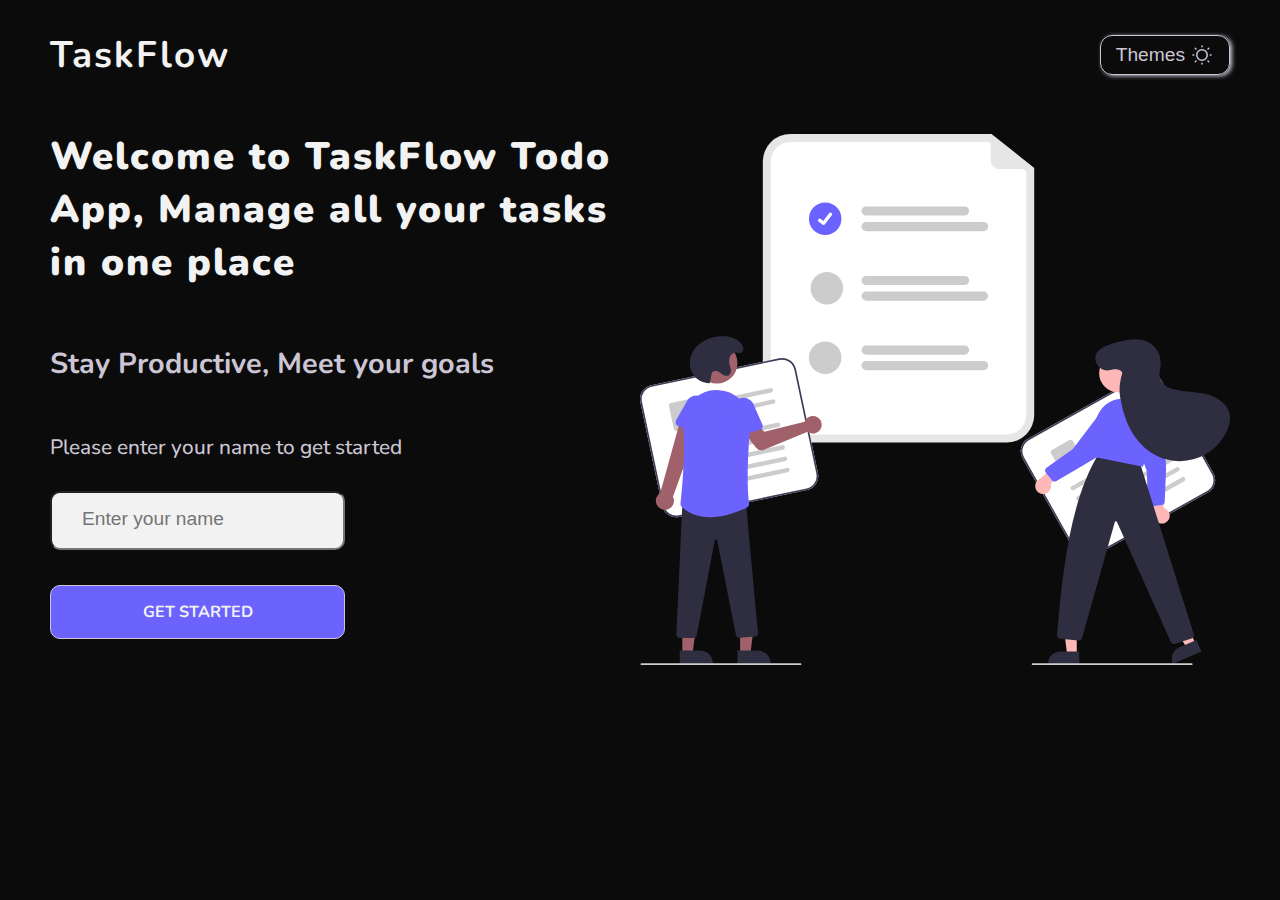
<file: index.html>
<!DOCTYPE html>
<html lang="en">
  <head>
    <meta charset="UTF-8" />
    <meta name="viewport" content="width=device-width, initial-scale=1.0" />
    <title>TaskFlow Todo APP</title>
    <link rel="stylesheet" href="style.css" />
  </head>
  <body>
    <header>
      <a href="./index.html" class="logo">TaskFlow</a>
      <button class="theme-btn" id="theme-btn">
        Themes<svg
          xmlns="http://www.w3.org/2000/svg"
          width="24"
          height="24"
          viewBox="0 0 256 256"
        >
          <path
            d="M120,40V32a8,8,0,0,1,16,0v8a8,8,0,0,1-16,0Zm72,88a64,64,0,1,1-64-64A64.07,64.07,0,0,1,192,128Zm-16,0a48,48,0,1,0-48,48A48.05,48.05,0,0,0,176,128ZM58.34,69.66A8,8,0,0,0,69.66,58.34l-8-8A8,8,0,0,0,50.34,61.66Zm0,116.68-8,8a8,8,0,0,0,11.32,11.32l8-8a8,8,0,0,0-11.32-11.32ZM192,72a8,8,0,0,0,5.66-2.34l8-8a8,8,0,0,0-11.32-11.32l-8,8A8,8,0,0,0,192,72Zm5.66,114.34a8,8,0,0,0-11.32,11.32l8,8a8,8,0,0,0,11.32-11.32ZM40,120H32a8,8,0,0,0,0,16h8a8,8,0,0,0,0-16Zm88,88a8,8,0,0,0-8,8v8a8,8,0,0,0,16,0v-8A8,8,0,0,0,128,208Zm96-88h-8a8,8,0,0,0,0,16h8a8,8,0,0,0,0-16Z"
          ></path>
        </svg>
      </button>
      <ul class="theme-list" id="theme-list">
        <li id="light">Light</li>
        <li id="dark">Dark</li>
      </ul>
    </header>
    <main class="landing-page-content-wrapper">
      <section class="intro-wrapper">
        <h1>Welcome to TaskFlow Todo App, Manage all your tasks in one place</h1>
        <p class="tagline">Stay Productive, Meet your goals</p>

        <div>
          <p>Please enter your name to get started</p>
          <input
            type="text"
            name="username"
            id="nameInput"
            placeholder="Enter your name"
          />
          <button class="get-started-btn" onclick="getUserName()">Get Started</button>
        </div>
      </section>
      <img src="./assets/illustration-2.svg" alt="">
    </main>

    <script src="script.js"></script>
  </body>
</html>
</file>
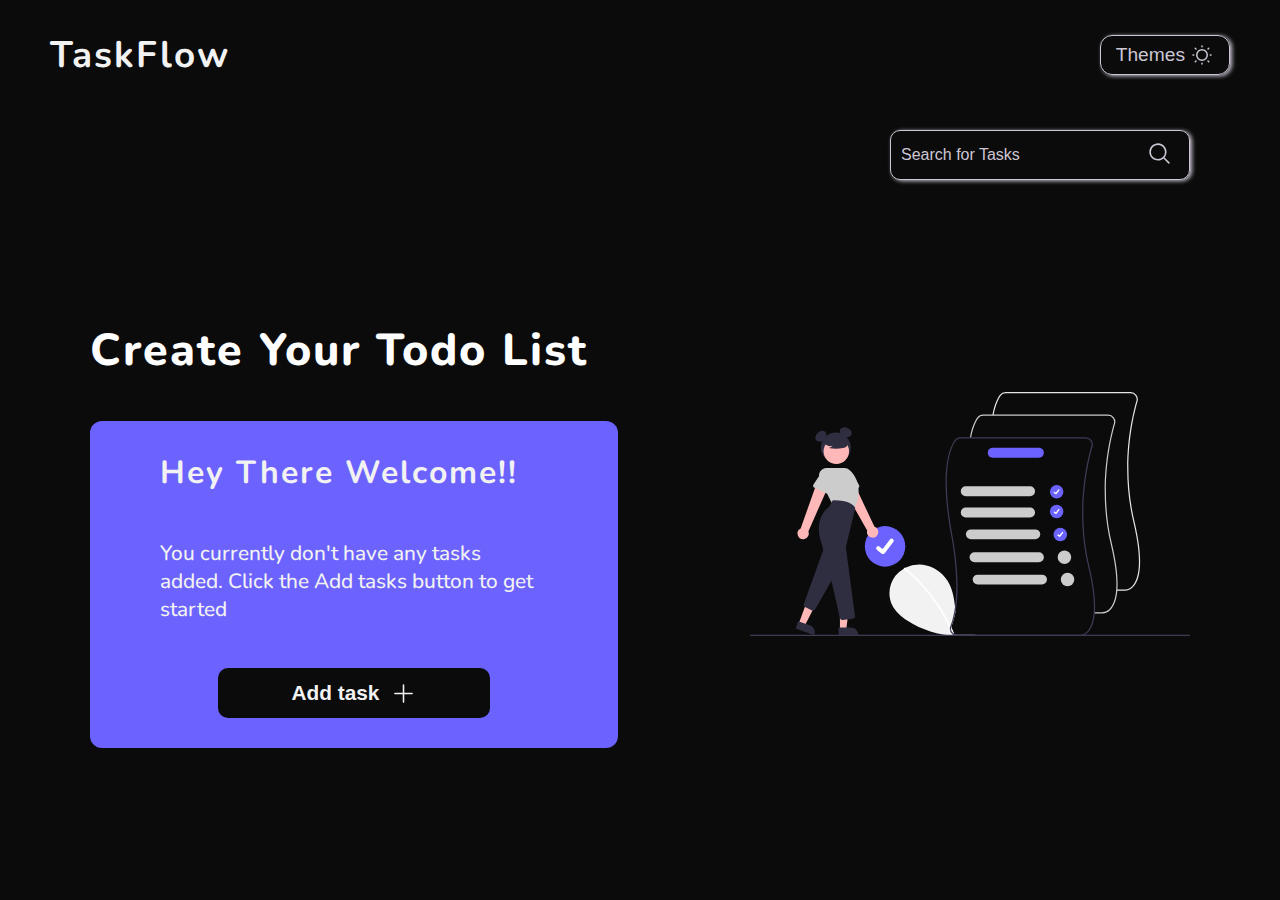
<file: task.html>
<!DOCTYPE html>
<html lang="en">
  <head>
    <meta charset="UTF-8" />
    <meta name="viewport" content="width=device-width, initial-scale=1.0" />
    <title>TaskFlow Todo APP</title>
    <link rel="stylesheet" href="style.css" />
  </head>
  <body>
    <header>
      <a href="./index.html" class="logo">TaskFlow</a>

      <button class="theme-btn" id="theme-btn">
        Themes<svg
          xmlns="http://www.w3.org/2000/svg"
          width="24"
          height="24"
          viewBox="0 0 256 256"
        >
          <path
            d="M120,40V32a8,8,0,0,1,16,0v8a8,8,0,0,1-16,0Zm72,88a64,64,0,1,1-64-64A64.07,64.07,0,0,1,192,128Zm-16,0a48,48,0,1,0-48,48A48.05,48.05,0,0,0,176,128ZM58.34,69.66A8,8,0,0,0,69.66,58.34l-8-8A8,8,0,0,0,50.34,61.66Zm0,116.68-8,8a8,8,0,0,0,11.32,11.32l8-8a8,8,0,0,0-11.32-11.32ZM192,72a8,8,0,0,0,5.66-2.34l8-8a8,8,0,0,0-11.32-11.32l-8,8A8,8,0,0,0,192,72Zm5.66,114.34a8,8,0,0,0-11.32,11.32l8,8a8,8,0,0,0,11.32-11.32ZM40,120H32a8,8,0,0,0,0,16h8a8,8,0,0,0,0-16Zm88,88a8,8,0,0,0-8,8v8a8,8,0,0,0,16,0v-8A8,8,0,0,0,128,208Zm96-88h-8a8,8,0,0,0,0,16h8a8,8,0,0,0,0-16Z"
          ></path>
        </svg>
      </button>
      <ul class="theme-list" id="theme-list">
        <li id="light">Light</li>
        <li id="dark">Dark</li>
      </ul>
    </header>

    <!-- main content -->
    <main class="task-wrapper" id="task-wrapper">
      <section class="search-wrapper">
        <p id="greeting"></p>
        <div class="search-field">
          <input type="search" placeholder="Search for Tasks"  id="search-input"/>
          <button>
            <svg
              xmlns="http://www.w3.org/2000/svg"
              width="25"
              height="25"
              viewBox="0 0 256 256"
            >
              <path
                d="M229.66,218.34l-50.07-50.06a88.11,88.11,0,1,0-11.31,11.31l50.06,50.07a8,8,0,0,0,11.32-11.32ZM40,112a72,72,0,1,1,72,72A72.08,72.08,0,0,1,40,112Z"
              ></path>
            </svg>
          </button>
        </div>
      </section>

      <!-- Empty State starts here -->
      <section class="empty-container">
        <div class="empty-task-wrapper" id="empty-task-wrapper">
          <h1>Create your Todo List</h1>

          <div class="intro-group" id="intro-group">
            <h3>Hey there welcome!!</h3>
            <p>
              You currently don't have any tasks added. Click the Add tasks
              button to get started
            </p>
            <button class="add-task-btn" onclick="setAddTaskModal()">
              Add task
              <svg
                xmlns="http://www.w3.org/2000/svg"
                width="25"
                height="25"
                viewBox="0 0 256 256"
              >
                <path
                  d="M224,128a8,8,0,0,1-8,8H136v80a8,8,0,0,1-16,0V136H40a8,8,0,0,1,0-16h80V40a8,8,0,0,1,16,0v80h80A8,8,0,0,1,224,128Z"
                ></path>
              </svg>
            </button>
          </div>
        </div>
        <!-- Empty state ends here -->

        
         <!-- Task Added state -->
      <section class="task-added-wrapper" id="task-container">
        <h3>Tasks</h3>
        <div class="header">
          <h5>Check Completed tasks</h5>
          <div class="filter-menu">
            <button class="filter-btn" id="filter-btn">
              Filter
              <svg
                xmlns="http://www.w3.org/2000/svg"
                width="25"
                height="25"
                fill="#000000"
                viewBox="0 0 256 256"
              >
                <path
                  d="M213.66,101.66l-80,80a8,8,0,0,1-11.32,0l-80-80A8,8,0,0,1,53.66,90.34L128,164.69l74.34-74.35a8,8,0,0,1,11.32,11.32Z"
                ></path>
              </svg>
            </button>
            <div class="filter-dropdown" id="filter-dropdown">
              <ul>
                <li class="all-filter priority-item" value="All" data-priority="All">All</li>
                <li
                  class="high-priority priority-item"
                  value="High Priority"
                  data-priority="High Priority"
                >
                  <svg
                    xmlns="http://www.w3.org/2000/svg"
                    width="30"
                    height="30"
                    fill="#000000"
                    viewBox="0 0 256 256"
                  >
                    <path
                      d="M42.76,50A8,8,0,0,0,40,56V224a8,8,0,0,0,16,0V179.77c26.79-21.16,49.87-9.75,76.45,3.41,16.4,8.11,34.06,16.85,53,16.85,13.93,0,28.54-4.75,43.82-18a8,8,0,0,0,2.76-6V56A8,8,0,0,0,218.76,50c-28,24.23-51.72,12.49-79.21-1.12C111.07,34.76,78.78,18.79,42.76,50ZM216,172.25c-26.79,21.16-49.87,9.74-76.45-3.41-25-12.35-52.81-26.13-83.55-8.4V59.79c26.79-21.16,49.87-9.75,76.45,3.4,25,12.35,52.82,26.13,83.55,8.4Z"
                    ></path>
                  </svg>
                  High Priority
                </li>
                <li
                  class="medium-priority priority-item"
                  value="Medium Priority"
                  data-priority="Medium Priority"
                >
                  <svg
                    xmlns="http://www.w3.org/2000/svg"
                    width="30"
                    height="30"
                    fill="#000000"
                    viewBox="0 0 256 256"
                  >
                    <path
                      d="M42.76,50A8,8,0,0,0,40,56V224a8,8,0,0,0,16,0V179.77c26.79-21.16,49.87-9.75,76.45,3.41,16.4,8.11,34.06,16.85,53,16.85,13.93,0,28.54-4.75,43.82-18a8,8,0,0,0,2.76-6V56A8,8,0,0,0,218.76,50c-28,24.23-51.72,12.49-79.21-1.12C111.07,34.76,78.78,18.79,42.76,50ZM216,172.25c-26.79,21.16-49.87,9.74-76.45-3.41-25-12.35-52.81-26.13-83.55-8.4V59.79c26.79-21.16,49.87-9.75,76.45,3.4,25,12.35,52.82,26.13,83.55,8.4Z"
                    ></path>
                  </svg>
                  Medium Priority
                </li>
                <li
                  class="low-priority priority-item"
                  value="Low Priority"
                  data-priority="Low Priority"
                >
                  <svg
                    xmlns="http://www.w3.org/2000/svg"
                    width="30"
                    height="30"
                    fill="#000000"
                    viewBox="0 0 256 256"
                  >
                    <path
                      d="M42.76,50A8,8,0,0,0,40,56V224a8,8,0,0,0,16,0V179.77c26.79-21.16,49.87-9.75,76.45,3.41,16.4,8.11,34.06,16.85,53,16.85,13.93,0,28.54-4.75,43.82-18a8,8,0,0,0,2.76-6V56A8,8,0,0,0,218.76,50c-28,24.23-51.72,12.49-79.21-1.12C111.07,34.76,78.78,18.79,42.76,50ZM216,172.25c-26.79,21.16-49.87,9.74-76.45-3.41-25-12.35-52.81-26.13-83.55-8.4V59.79c26.79-21.16,49.87-9.75,76.45,3.4,25,12.35,52.82,26.13,83.55,8.4Z"
                    ></path>
                  </svg>
                  Low Priority
                </li>
              </ul>
              <button class="apply-filter-btn" onchange="applyPriorityFilter() ">Apply Filter</button>
            </div>
          </div>
        </div>
        <ul class="task-list" id="task-list">

        </ul>
        <div class="wrapper">
            <button class="add-task-btn two"  id="add-new-task-btn">Add new task</button>
        </div>
      </section>
      <!-- Task added state ends her -->

        <img src="./assets/illustration-1.svg" alt="" />
      </section>



      <!-- Create Task container starts here -->
      <div class="modal-wrapper" id="modal-wrapper">
        <section class="create-task-wrapper" id="create-task-wrapper">
            <button onclick="closeTaskModal()" class="close-btn"><svg xmlns="http://www.w3.org/2000/svg" width="30" height="30" fill="#6C63FF" viewBox="0 0 256 256"><path d="M205.66,194.34a8,8,0,0,1-11.32,11.32L128,139.31,61.66,205.66a8,8,0,0,1-11.32-11.32L116.69,128,50.34,61.66A8,8,0,0,1,61.66,50.34L128,116.69l66.34-66.35a8,8,0,0,1,11.32,11.32L139.31,128Z"></path></svg></button>
          <h5>Add to Todo</h5>
          <input type="text" placeholder="Enter task here" id="task-input" />
          <p>Choose how important and urgent a task is</p>
          <div class="priority-wrapper">
            <input
              type="text"
              id="priority-input"
              readonly
              placeholder="Select Priority"
            />
            <button id="toggle-list-btn">
              <svg
                xmlns="http://www.w3.org/2000/svg"
                width="25"
                height="25"
                fill="#000000"
                viewBox="0 0 256 256"
              >
                <path
                  d="M213.66,101.66l-80,80a8,8,0,0,1-11.32,0l-80-80A8,8,0,0,1,53.66,90.34L128,164.69l74.34-74.35a8,8,0,0,1,11.32,11.32Z"
                ></path>
              </svg>
            </button>
          </div>
          <ul id="priority-list">
            <li
              class="high-priority priority-item"
              data-priority="High Priority"
            >
              <svg
                xmlns="http://www.w3.org/2000/svg"
                width="30"
                height="30"
                fill="#000000"
                viewBox="0 0 256 256"
              >
                <path
                  d="M42.76,50A8,8,0,0,0,40,56V224a8,8,0,0,0,16,0V179.77c26.79-21.16,49.87-9.75,76.45,3.41,16.4,8.11,34.06,16.85,53,16.85,13.93,0,28.54-4.75,43.82-18a8,8,0,0,0,2.76-6V56A8,8,0,0,0,218.76,50c-28,24.23-51.72,12.49-79.21-1.12C111.07,34.76,78.78,18.79,42.76,50ZM216,172.25c-26.79,21.16-49.87,9.74-76.45-3.41-25-12.35-52.81-26.13-83.55-8.4V59.79c26.79-21.16,49.87-9.75,76.45,3.4,25,12.35,52.82,26.13,83.55,8.4Z"
                ></path>
              </svg>
              High Priority
            </li>
            <li
              class="medium-priority priority-item"
              data-priority="Medium Priority"
            >
              <svg
                xmlns="http://www.w3.org/2000/svg"
                width="30"
                height="30"
                fill="#000000"
                viewBox="0 0 256 256"
              >
                <path
                  d="M42.76,50A8,8,0,0,0,40,56V224a8,8,0,0,0,16,0V179.77c26.79-21.16,49.87-9.75,76.45,3.41,16.4,8.11,34.06,16.85,53,16.85,13.93,0,28.54-4.75,43.82-18a8,8,0,0,0,2.76-6V56A8,8,0,0,0,218.76,50c-28,24.23-51.72,12.49-79.21-1.12C111.07,34.76,78.78,18.79,42.76,50ZM216,172.25c-26.79,21.16-49.87,9.74-76.45-3.41-25-12.35-52.81-26.13-83.55-8.4V59.79c26.79-21.16,49.87-9.75,76.45,3.4,25,12.35,52.82,26.13,83.55,8.4Z"
                ></path>
              </svg>
              Medium Priority
            </li>
            <li class="low-priority priority-item" data-priority="Low Priority">
              <svg
                xmlns="http://www.w3.org/2000/svg"
                width="30"
                height="30"
                fill="#000000"
                viewBox="0 0 256 256"
              >
                <path
                  d="M42.76,50A8,8,0,0,0,40,56V224a8,8,0,0,0,16,0V179.77c26.79-21.16,49.87-9.75,76.45,3.41,16.4,8.11,34.06,16.85,53,16.85,13.93,0,28.54-4.75,43.82-18a8,8,0,0,0,2.76-6V56A8,8,0,0,0,218.76,50c-28,24.23-51.72,12.49-79.21-1.12C111.07,34.76,78.78,18.79,42.76,50ZM216,172.25c-26.79,21.16-49.87,9.74-76.45-3.41-25-12.35-52.81-26.13-83.55-8.4V59.79c26.79-21.16,49.87-9.75,76.45,3.4,25,12.35,52.82,26.13,83.55,8.4Z"
                ></path>
              </svg>
              Low Priority
            </li>
          </ul>
          <button class="add-task-btn two" id="add-task-btn">Add</button>
        </section>
      </div>
      <!-- Create Task container ends here -->
    </main>
    <script src="script.js"></script>
  </body>
</html>
</file>
<file: style.css>
@import url('https://fonts.googleapis.com/css2?family=DM+Sans:ital,opsz,wght@0,9..40,100..1000;1,9..40,100..1000&family=Nunito:ital,wght@0,200..1000;1,200..1000&family=Poppins:ital,wght@0,100;0,200;0,300;0,400;0,500;0,600;0,700;0,800;0,900;1,100;1,200;1,300;1,400;1,500;1,600;1,700;1,800;1,900&display=swap');

:root {
    --Black: #0b0b0b;
    --Light-Grey: #ccc6d4;
    --Dark-Grey: #373737;
    --White: #f2f2f2;
    --Purple: #6C63FF;
    --Red: #FF3B30;
    --Orange: #FFA726;
    --Green: #4CAF50;
}

* {
    box-sizing: border-box;
    margin: 0;
    padding: 0;
}


/* STYLES FOR LIGHT THEME */
.light-theme {
    background-color: var(--White);
    transition: ease 2s opacity;
}

.light-theme a.logo,
.light-theme .intro-wrapper h1,
.light-theme .search-wrapper p,
.light-theme .empty-task-wrapper h1,
.light-theme .create-task-wrapper h5,
.light-theme .create-task-wrapper p,
.light-theme .task-added-wrapper h5{
    color: var(--Black);
}

.light-theme .theme-btn,
.light-theme .search-field,
.light-theme .create-task-wrapper input,
.light-theme .priority-wrapperc, 
.light-theme .task-added-wrapper,
.light-theme .delete-btn{
    border: 1px solid var(--Dark-Grey);
    color: var(--Dark-Grey);
    box-shadow: 2px 1px 4px var(--Dark-Grey);
}

.light-theme .priority-wrapper input {
    border: none;
    box-shadow: none;
}

.light-theme .theme-btn svg,
.light-theme .search-field svg,
.light-theme .priority-wrapper svg {
    fill: var(--Dark-Grey);
}

.light-theme .intro-wrapper .tagline,
.light-theme .intro-wrapper div > p ,
.light-theme .search-field input::placeholder,
.light-theme .create-task-wrapper input::placeholder {
    color: var(--Dark-Grey);
}

.light-theme .get-started-btn {
    border: 1px solid var(--Dark-Grey);
}

.light-theme .intro-group,
.light-theme .create-task-wrapper,
.light-theme .create-task-wrapper ul,
.light-theme li.task-item,
.light-theme .close-btn{
    box-shadow: 2px 2px 4px var(--Dark-Grey);
}

.light-theme section.create-task-wrapper {
    background-color: var(--White);
}

.light-theme .create-task-wrapper ul li:hover,
.light-theme .filter-menu ul li:hover {
    background-color: var(--Black);
}

.light-theme .task-added-wrapper,
.light-theme .search-field input {
    color: var(--Black);
}

.light-theme .task-added-wrapper h3 {
    color: var(--Purple);
}

/* ENDS HERE */

body {
    min-height: 100vh;
    background-color: var(--Black);
    color: white;
    font-family: "Nunito", sans-serif;
    overflow-x: hidden;
}


/* Landing page starts here */
header {
    display: flex;
    justify-content: space-between;
    align-items: center;
    padding: 30px 50px;
    animation: slideDown 3s ease;
}

@keyframes slideDown {
    0% {
        opacity: 0;
        transform: translateY(-80px);
    }
    100% {
        opacity: 1;
        transform: translateY(0);
    }
}


a.logo {
    font-size: 2.3rem;
    letter-spacing: 2px;
    font-weight: 700;
    color: var(--White);
    text-decoration: none;
}

.theme-btn {
    border: 1px solid var(--Light-Grey);
    background-color: transparent;
    color: var(--Light-Grey);
    height: 40px;
    padding: 10px 15px;
    border-radius: 12px;
    display: flex;
    align-items: center;
    font-size: 1.2rem;
    gap: 5px;
    cursor: pointer;
    position: relative;
    transition: opacity 2s ease;
    box-shadow: 2px 1px 4px var(--Light-Grey);
}

.theme-btn svg {
    fill: var(--Light-Grey);
}

.theme-list {
    position: absolute;
    right: 53px;
    top: 78px;
    width: 120px;
    background-color: var(--Purple);
    list-style: none;
    display: none;
    flex-direction: column;
    align-items: center;
    gap: 8px;
    padding: 5px;
    border-radius: 5px;
}

.theme-list li {
    font-size: 1.2rem;
    font-weight: 600;
    letter-spacing: 1px;
    padding: 8px 10px;
    width: 100%;
    cursor: pointer;
}

.theme-list li:hover {
    background-color: var(--White);
    color: var(--Purple);
    border-radius: 8px;
}

.landing-page-content-wrapper {
    display: flex;
    justify-content: space-between;
    align-items: center;
    margin: 20px 0 0;
    padding: 0 50px;
    width: 100%;
}

.intro-wrapper {
    width: 50%;
    animation: slideInLeft 3s ease;
}

@keyframes slideInLeft {
    0% {
        opacity: 0;
        transform: translateX(-180px);
    }
    100% {
        opacity: 1;
        transform: translateX(0);
    }
}

.intro-wrapper h1 {
    margin: 0 0 55px;
    font-size: 2.4rem;
    letter-spacing: 2px;
    font-weight: bold;
    color: var(--White);
    font-weight: 900;
}

.intro-wrapper .tagline {
    font-size: 1.8rem;
    font-weight: 700;
    margin: 0 0 50px;
    color: var(--Light-Grey);
}

.intro-wrapper div {
    display: flex;
    flex-direction: column;
    gap: 15px;
    margin: 30px 0;
}

.intro-wrapper div > p {
    font-size: 1.3rem;
    font-weight: 500;
    margin: 0 0 15px;
    color: var(--Light-Grey);
}

.intro-wrapper div input {
    width: 50%;
    padding: 20px 30px;
    border-radius: 10px;
    background-color: var(--White);
}

.intro-wrapper div input::placeholder {
    font-size: 1.2rem;
}

.intro-wrapper div input:focus {
    outline: none;
}

.get-started-btn {
    margin: 20px 0 0;
    width: 50%;
    padding: 15px 30px;
    border-radius: 10px;
    background-color: var(--Purple);
    color: var(--White);
    text-transform: uppercase;
    font-family: "Nunito", sans-serif;
    font-weight: 700;
    font-size: 1rem;
    border: 1px solid var(--Light-Grey);
    cursor: pointer;
}

.get-started-btn:hover {
    transition: ease 2s;
    transform: scale(1.1);
}

.landing-page-content-wrapper img {
    width: 50%;
    animation: slideInRight 3s ease;
}

@keyframes slideInRight {
    0% {
        opacity: 0;
        transform: translateX(180px);
    }
    100% {
        opacity: 1;
        transform: translateX(0);
    }
}

/* Landing Page ends here */


/* Task.html starts here */
.task-wrapper {
    margin: 20px 0;
    padding: 0 90px 20px;
}

.search-wrapper {
    width: 100%;
    display: flex;
    align-items: center;
    justify-content: space-between;
    animation: fadeIn 3s ease;
}

@keyframes fadeIn {
    0% {
        opacity: 0;
    }
    100% {
        opacity: 1;
    }
}

.search-wrapper p  {
    color: var(--Light-Grey);
    font-size: 1.8rem;
    font-weight: 600;
    letter-spacing: 2px;
}

.search-field {
    width: 300px;
    height: 50px;
    display: flex;
    align-items: center;
    justify-content: space-between;
    border: 1px solid var(--Light-Grey);
    border-radius: 10px;
    color: var(--White);
    box-shadow: 2px 1px 4px var(--Light-Grey);
}

.search-field input {
    width: 78%;
    padding: 10px;
    height: 100%;
    color: var(--White);
    background-color: transparent;
    border: none;
}

.search-field input:focus {
    outline: none;
    background-color: transparent;
}

.search-field input::placeholder {
    font-size: 1rem;
    color: var(--Light-Grey);
}

.search-field button {
    width: 20%;
    height: 100%;
    padding: auto;
    background-color: transparent;
    border: none;
}

.search-field svg {
    fill: var(--Light-Grey);
}

.empty-container {
    display: flex;
    align-items: center;
    justify-content: space-between;
    margin: 100px 0;
}

.empty-task-wrapper {
    width: 60%;
    animation: slideInLeft 3s ease;
}

.empty-task-wrapper h1 {
    font-size: 2.8rem;
    text-transform: capitalize;
    letter-spacing: 2px;
    font-weight: 800;
    margin: 40px 0;
}

.intro-group {
    width: 80%;
    display: flex;
    flex-direction: column;
    gap: 25px;
    padding: 30px 70px;
    border-radius: 12px;
    background-color: var(--Purple);
    color: var(--White);
}

.intro-group h3 {
    font-size: 2rem;
    text-transform: capitalize;
    letter-spacing: 2px;
    font-weight: 700;
}

.intro-group p {
    font-size: 1.3rem;
    font-weight: 500;
    margin: 20px 0;
}

.add-task-btn {
    width: 70%;
    margin: 0 auto;
    display: flex;
    align-items: center;
    justify-content: center;
    gap: 12px;
    height: 50px;
    border: none;
    border-radius: 10px;
    background-color: var(--Black);
    color: var(--White);
    font-size: 1.3rem;
    font-weight: 600;
}

.add-task-btn:hover {
    transition: ease 2s;
    transform: scale(1.1);
}

.add-task-btn svg {
    fill: var(--White);
}

.empty-container img {
    width: 40%;
    animation: slideInRight 3s ease;
}


/* Create task */
.modal-wrapper {
    display: none; 
    flex-direction: column;
    position: fixed;
    overflow-y: scroll;
    top: 0;
    left: 0;
    padding: 30px 0;
    width: 100%;
    height: 100%;
    background-color: rgba(0, 0, 0, 0.6); 
    justify-content: center;
    align-items: center;
}


section.create-task-wrapper {
    margin: 0 0 40px;
    display: flex;
    flex-direction: column;
    align-items: center;
    width: 38%;
    padding: 20px 30px 30px;
    background-color: var(--Black);
    border-radius: 10px;
    box-shadow: 2px 1px 4px var(--Light-Grey);
    position: relative;
    animation: fadeIn 2s ease;
}

.close-btn {
    width: 50px;
    height: 50px;
    margin: 35px 0 0;
    align-self: self-end;
    border-radius: 10px;
    border: none;
    cursor: pointer;
    background-color: transparent;
    box-shadow: 2px 1px 4px var(--Light-Grey);
}

.create-task-wrapper h5 {
    font-size: 1.8rem;
    font-weight: 800;
    margin: 30px 0;
    color: var(--White);
    letter-spacing: 2px;
    text-transform: uppercase;
}

.create-task-wrapper input {
     width: 100%;
    padding: 20px 30px;
    border-radius: 10px;
    background-color: transparent;
    border: none;
    box-shadow: 2px 1px 4px var(--Light-Grey);
    margin: 40px 0;
    color: var(--White);
}

.create-task-wrapper input::placeholder {
    font-size: 1.2rem;
    color: var(--Light-Grey);
}

.create-task-wrapper p {
    font-size: 1.4rem;
    letter-spacing: 1px;
    color: var(--white);
    margin: 25px 0;
}

.priority-wrapper {
    width: 100%;
    border-radius: 10px;
    display: flex;
    align-items: center;
    box-shadow: 2px 1px 4px var(--Light-Grey);
    margin: 0 0 5px;
}

.priority-wrapper input {
    width: 80%;
    box-shadow: none;
    margin: 0;
}

.priority-wrapper input:focus {
    outline: none;
}

.priority-wrapper button {
    width: 20%;
    background-color: transparent;
    border: none;
    cursor: pointer;
}

.priority-wrapper svg {
    fill: var(--Light-Grey);
}

.create-task-wrapper ul {
    width: 100%;
    background-color: transparent;
    list-style: none;
    display: flex;
    flex-direction: column;
    align-items: center;
    justify-content: center;
    gap: 8px;
    padding: 5px;
    border-radius: 5px;
    border: 1px solid var(--Light-Grey);
    box-shadow: 2px 1px 4px var(--Light-Grey);
    opacity: 0;
    visibility: hidden;
    transition: all 0.3s ease-in-out;
}

.create-task-wrapper ul.show {
    opacity: 1;
    visibility: visible;
}

.create-task-wrapper ul li {
    font-size: 1.2rem;
    font-weight: 500;
    letter-spacing: 1px;
    padding: 8px 10px;
    width: 100%;
    cursor: pointer;
    display: flex;
    align-items: center;
    gap: 20px;
}

.create-task-wrapper ul li:hover {
    background-color: var(--White);
    border-radius: 8px;
}

.high-priority {
    color: var(--Red);
}

.high-priority svg {
    fill: var(--Red);
}

.medium-priority {
    color: var(--Orange);
}

.medium-priority svg {
    fill: var(--Orange);
}

.low-priority {
    color: var(--Green);
}

.low-priority svg {
    fill: var(--Green);
}

.add-task-btn.two {
    background-color: var(--Purple);
    width: 100%;
    margin: 40px 0 0;
    border: none;
}

/* Task added styles starts here */
.task-added-wrapper {
    width: 50%;
    background-color: transparent;
    padding: 30px 40px;
    box-shadow: 1px 2px 4px var(--Light-Grey);
    border-radius: 10px;
    display: none;
    animation: slideInLeft 3s ease;
}

.task-added-wrapper h3 {
    font-size: 2.89rem;
    text-transform: capitalize;
    letter-spacing: 2px;
    font-weight: 800;
    text-align: center;
}

.task-added-wrapper .header {
    margin: 50px 0 0;
    display: flex;
    width: 100%;
    align-items: baseline;
    justify-content: space-between;
}

.task-added-wrapper h5 {
    font-size: 1.2rem;
    color: var(--Light-Grey);
    text-transform: capitalize;
    font-weight: 500;
    text-align: center
}

.filter-menu {
    width: 220px;
    display: flex;
    flex-direction: column;
    align-items: center;
    gap: 5px;
}

.filter-btn {
    width: 70%;
    height: 40px;
    padding: 10px;
    display: flex;
    font-size: 1.2rem;
    font-weight: 600;
    align-items: center;
    justify-content: space-between;
    background-color: var(--Purple);
    color: var(--White);
    border: none;
    border-radius: 10px;
    box-shadow: 2px 1px 2px var(--Light-Grey);
    cursor: pointer;
}

.filter-dropdown {
    width: 100%;
    display: none;
    flex-direction: column;
    justify-content: center;
    gap: 10px;
    padding: 20px 10px;
    border-radius: 5px;
    border: 1px solid var(--Light-Grey);
    box-shadow: 2px 1px 2px var(--Light-Grey);
    transition: all 0.3s ease-in-out;
}

.filter-menu ul {
    background-color: transparent;
    list-style: none;
    display: flex;
    flex-direction: column;
    justify-content: center;
    gap: 8px;
}

.filter-menu ul li {
    font-size: 1rem;
    font-weight: 600;
    letter-spacing: 1px;
    padding: 8px 10px;
    width: 100%;
    cursor: pointer;
    display: flex;
    align-items: center;
    gap: 15px;
}

.filter-active {
    background-color: var(--White);
}

.filter-menu ul li:hover {
    background-color: var(--White);
}

.all-filter {
    font-weight: 600;
    color: var(--Purple);
    margin-left: 15px;
}

.filter-btn:hover {
    transition: ease 2s;
    transform: scale(1.1);
}

.filter-btn svg {
    fill: var(--White);
}

.apply-filter-btn {
    width: 100%;
    height: 40px;
    padding: 8px 10px;
    font-size: 1.2rem;
    font-weight: 500;
    color: var(--White);
    background-color: var(--Purple);
    border: none;
    border-radius: 10px;
    box-shadow: 2px 1px 2px var(--Light-Grey);
    cursor: pointer;
}

.apply-filter-btn:hover {
    opacity: 0.8;
}

.wrapper {
    width: 100%;
}

.task-added-wrapper .add-task-btn.two {
    width: 100%;
    padding: 10px;
    margin: 50px auto;
}

ul.task-list {
    width: 100%;
    margin: 70px 0;
    background-color: transparent;
    list-style: none;
    display: flex;
    flex-direction: column;
    justify-content: center;
    gap: 40px;
}

li.task-item {
    width: 100%;
    display: flex;
    align-items: center;
    justify-content: space-between;
    padding: 15px 10px;
    box-shadow: 2px 1px 4px var(--Light-Grey);
}

.task-group {
    width: 44%;
    display: flex;
    justify-content: space-between;
    align-items: center;
}

.task-list input {
    width: 24px;
    height: 24px;
    border: 2px solid #cbd5e0;
    border-radius: 10px;
    cursor: pointer;
    accent-color: var(--Purple);
}

.task-title {
    font-size: 1rem;
    font-weight: 600;
    letter-spacing: 1px;
    text-transform: capitalize;
}

.priority {
    display: flex;
    align-items: center;
    gap: 5px;
    font-size: 1rem;
    font-weight: 600;
}

.delete-btn {
    background-color: transparent;
    width: 80px;
    height: 40px;
    padding: 5px 10px;
    border-radius: 10px;
    font-size: 1rem;
    font-weight: 500;
    color: var(--White);
    border: 2px solid var(--White);
    box-shadow: 2px 1px 4px var(--Light-Grey);
    cursor: pointer;
}

/* Task added styles starts here   */
/* Task.html ends here */



/* MEDIA QUERIES */
@media (max-width: 850px) {
    /* Landing page */
    
    .intro-wrapper {
        width: 100%;
    }

    .landing-page-content-wrapper {
        margin: 50px 0 0;
        flex-direction: column;
    }

    .landing-page-content-wrapper img {
        width: 40%;
        margin: 0 0 70px ;
        order: -1;
    }

    .intro-wrapper div input,
    .get-started-btn {
        width: 100%;
    }

    /* Landing page ends here */

    /* task page */

    .task-wrapper {
        padding: 0 40px 20px;
    }

    .empty-container {
        flex-direction: column;
        gap: 45px;
    }

    .empty-task-wrapper,
    .task-added-wrapper {
        width: 100%;
        padding: 30px 20px;
    }

    .intro-group {
        width: 100%;
        padding: 30px 35px;
    } 

    .add-task-btn {
        width: 100%;
    }

    .empty-container img {
        margin: 35px 0 0;
        width: 60%;
        order: -1;
    }

    section.create-task-wrapper {
        width: 60%;
    }

    /* task page ends here */
}

@media (max-width: 650px) {
    /* Landing page */
    header {
        padding: 30px 20px;
    }

    a.logo {
        font-size: 1.8rem;
    }

    .intro-wrapper {
        width: 100%;
    }

    .intro-wrapper h1 {
        font-size: 2.2rem;
    }

    .landing-page-content-wrapper {
        padding: 0 20px;
        margin: 50px 0 0;
        flex-direction: column;
    }

    .landing-page-content-wrapper img {
        width: 70%;
        margin: 0 0 60px;
        order: -1;
    }

    .intro-wrapper div input,
    .get-started-btn {
        width: 100%;
    }

    /* Landing page ends here */

    /* task page */

    .task-wrapper {
        padding: 0 20px 20px;
    }

    .search-wrapper {
        flex-direction: column;
        gap: 45px;
    }

    .search-wrapper p {
        font-size: 1.5rem;
    }
    
    .empty-container {
        flex-direction: column;
        gap: 45px;
    }

    .empty-task-wrapper {
        width: 100%;
    }

    .empty-task-wrapper h1 {
        font-size: 2.2rem;
    }

    .intro-group {
        width: 100%;
        padding: 30px 30px;
    } 

    .add-task-btn {
        width: 100%;
    }

    .empty-container img {
        margin: 35px 0 0;
        width: 60%;
        order: -1;
    }

    section.create-task-wrapper {
        width: 90%;
    }

    li.task-item {
        flex-direction: column;
        gap: 30px;
    }

    .task-group {
        width: 100%;
    }

    .task-list input {
        width: 18px;
        height: 18px;
    }

    .priority {
        gap: 2px;
    }

    .delete-btn {
        width: 60px;
        font-size: 0.9rem;
        padding: 5px;
    }

    /* task page ends here */
}
</file>
